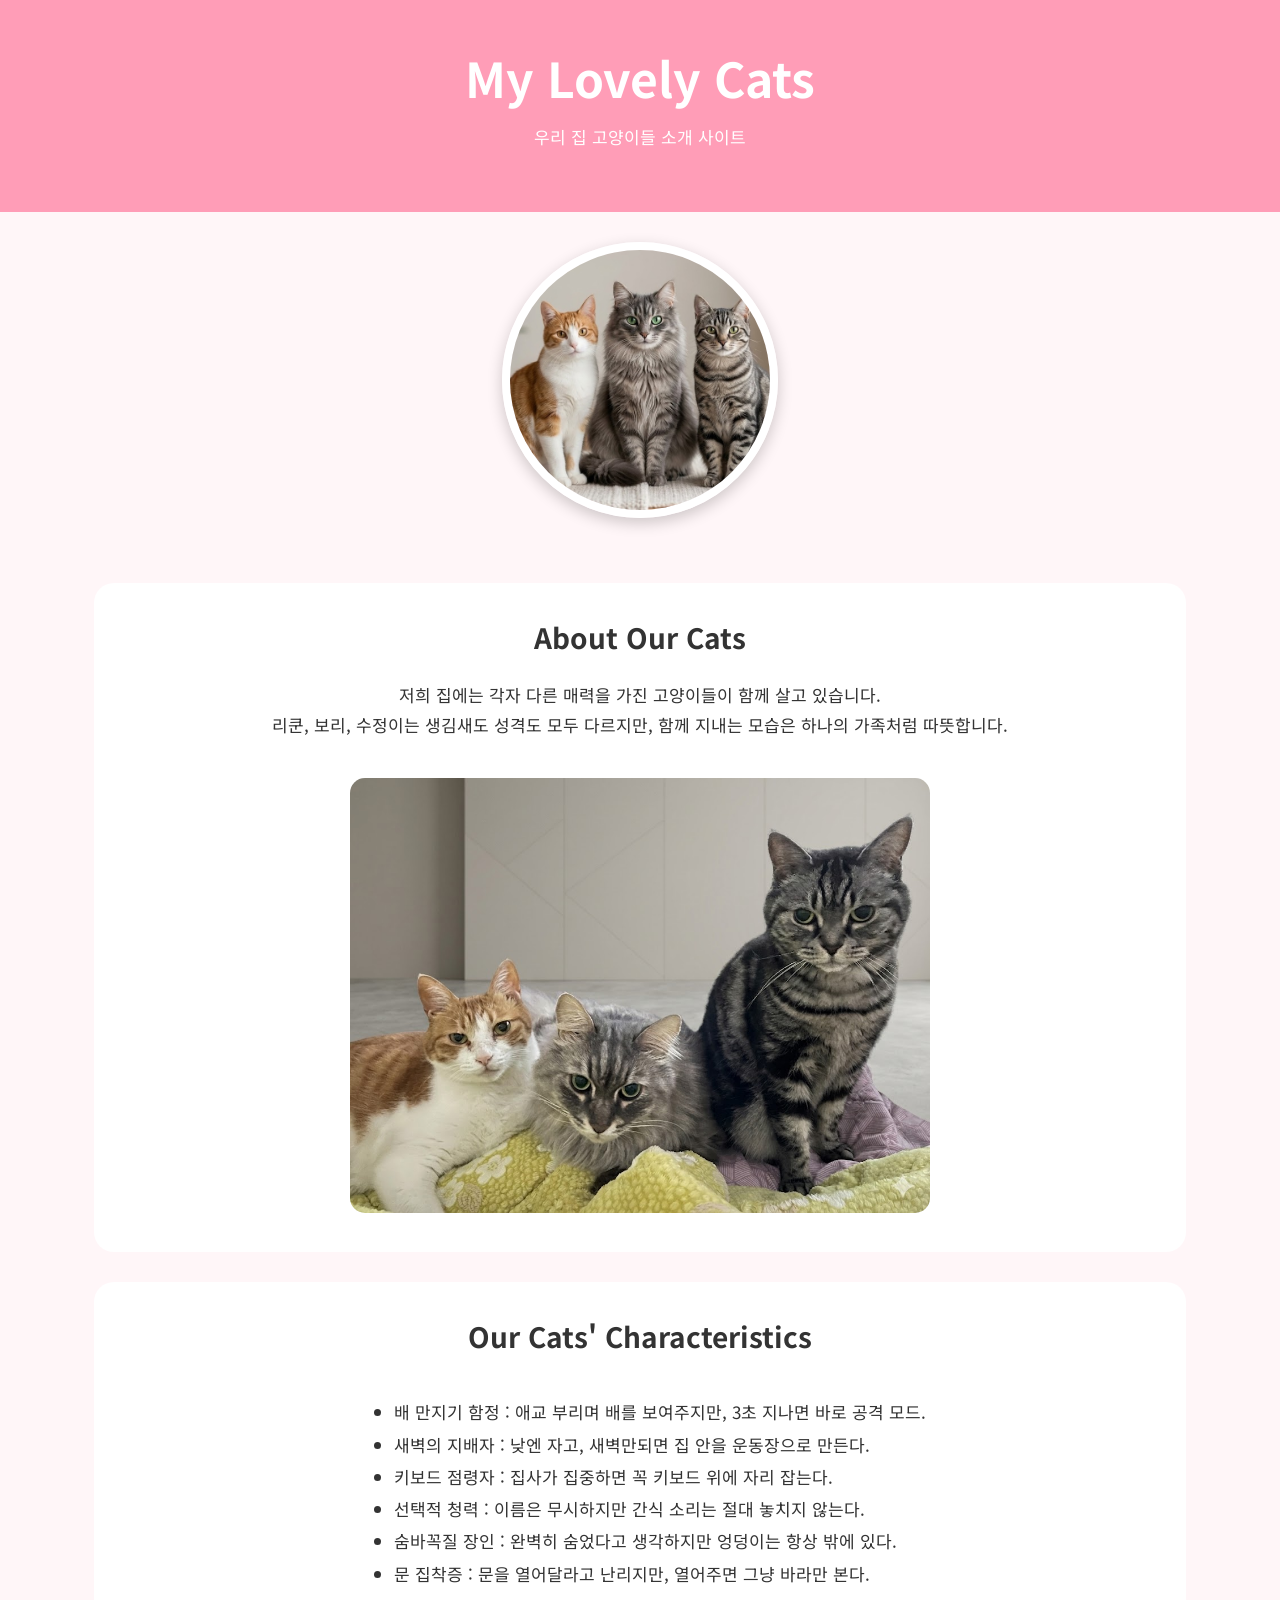
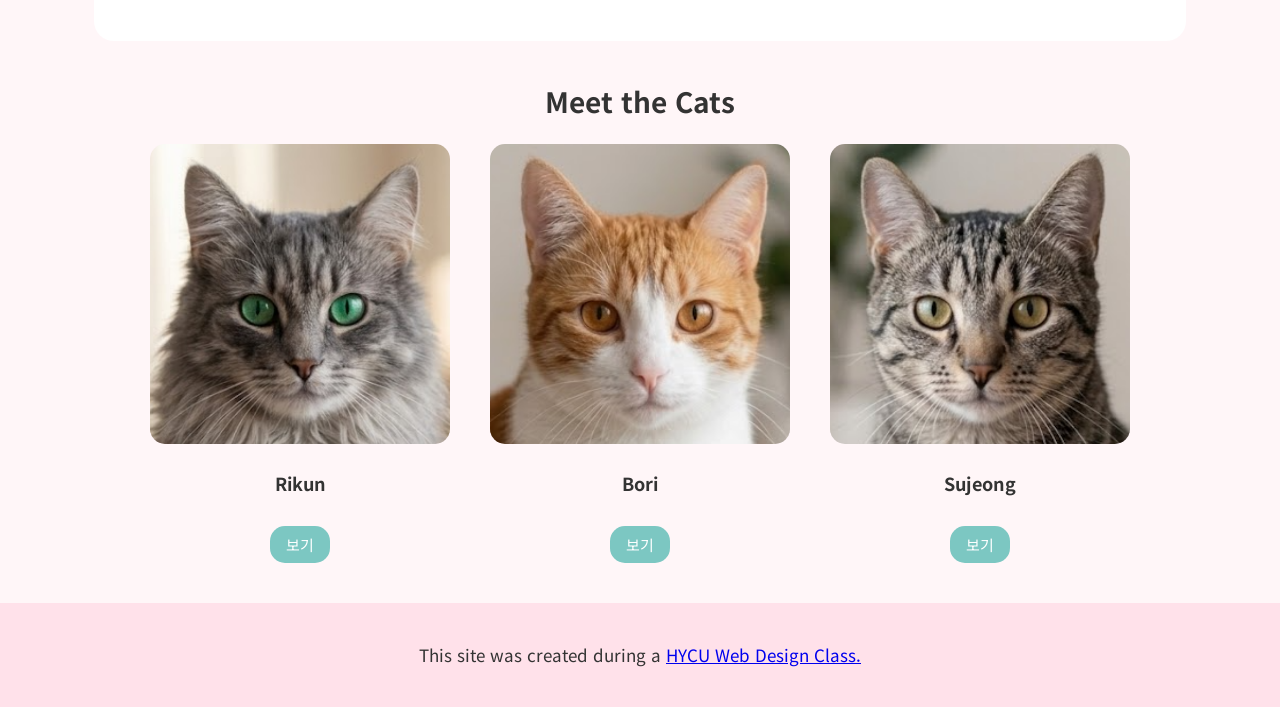
<file: class6_cat/index.html>
<!DOCTYPE html>
<html lang="ko">
<head>
    <meta charset="UTF-8">
    <title>우리 집 고양이들 소개</title>
    <link href="https://fonts.googleapis.com/css2?family=Noto+Sans+KR&display=swap" rel="stylesheet">
    <link rel="stylesheet" href="css/cat.css">
</head>

<body>

<header>
    <h1>My Lovely Cats</h1>
    <p>우리 집 고양이들 소개 사이트</p>
</header>

<!-- 대표 이미지 -->
<section class="cat-main">
    <img src="img/together_03.jpg" alt="우리 집 고양이">
</section>

<!-- 소개 -->
<section class="intro">
    <h2>About Our Cats</h2>

    <p>
        저희 집에는 각자 다른 매력을 가진 고양이들이 함께 살고 있습니다.<br>
        리쿤, 보리, 수정이는 생김새도 성격도 모두 다르지만,
        함께 지내는 모습은 하나의 가족처럼 따뜻합니다.
    </p>

    <img src="img/together_01.jpg" alt="고양이들">
</section>

<!-- 성격 -->
<section class="characteristics">
    <h2>Our Cats' Characteristics</h2>

    <ul>
        <li>배 만지기 함정 : 애교 부리며 배를 보여주지만, 3초 지나면 바로 공격 모드.</li>
        <li>새벽의 지배자 : 낮엔 자고, 새벽만되면 집 안을 운동장으로 만든다.</li>
        <li>키보드 점령자 : 집사가 집중하면 꼭 키보드 위에 자리 잡는다.</li>
        <li>선택적 청력 : 이름은 무시하지만 간식 소리는 절대 놓치지 않는다.</li>
        <li>숨바꼭질 장인 : 완벽히 숨었다고 생각하지만 엉덩이는 항상 밖에 있다.</li>
        <li>문 집착증 : 문을 열어달라고 난리지만, 열어주면 그냥 바라만 본다.</li>
    </ul>
</section>

<!-- 고양이 리스트 -->
<section class="cats">
    <h2>Meet the Cats</h2>

    <div class="cat-row">

        <div>
            <img src="img/Rikun_profile.png" alt="리쿤">
            <p>Rikun</p>
            <a href="rikun.html">보기</a>
        </div>

        <div>
            <img src="img/bori_profile.png" alt="보리">
            <p>Bori</p>
            <a href="bori.html">보기</a>
        </div>

        <div>
            <img src="img/Sujeong_profile.png" alt="수정">
            <p>Sujeong</p>
            <a href="sujeong.html">보기</a>
        </div>

    </div>
</section>

<!-- footer -->
<footer>
    <p>
        This site was created during a 
        <a href="https://www.hycu.ac.kr/user/maSnEx/goMain/30034/index.do" target="_blank">
        HYCU Web Design Class.
        </a>
    </p>
</footer>

</body>
</html>
</file>
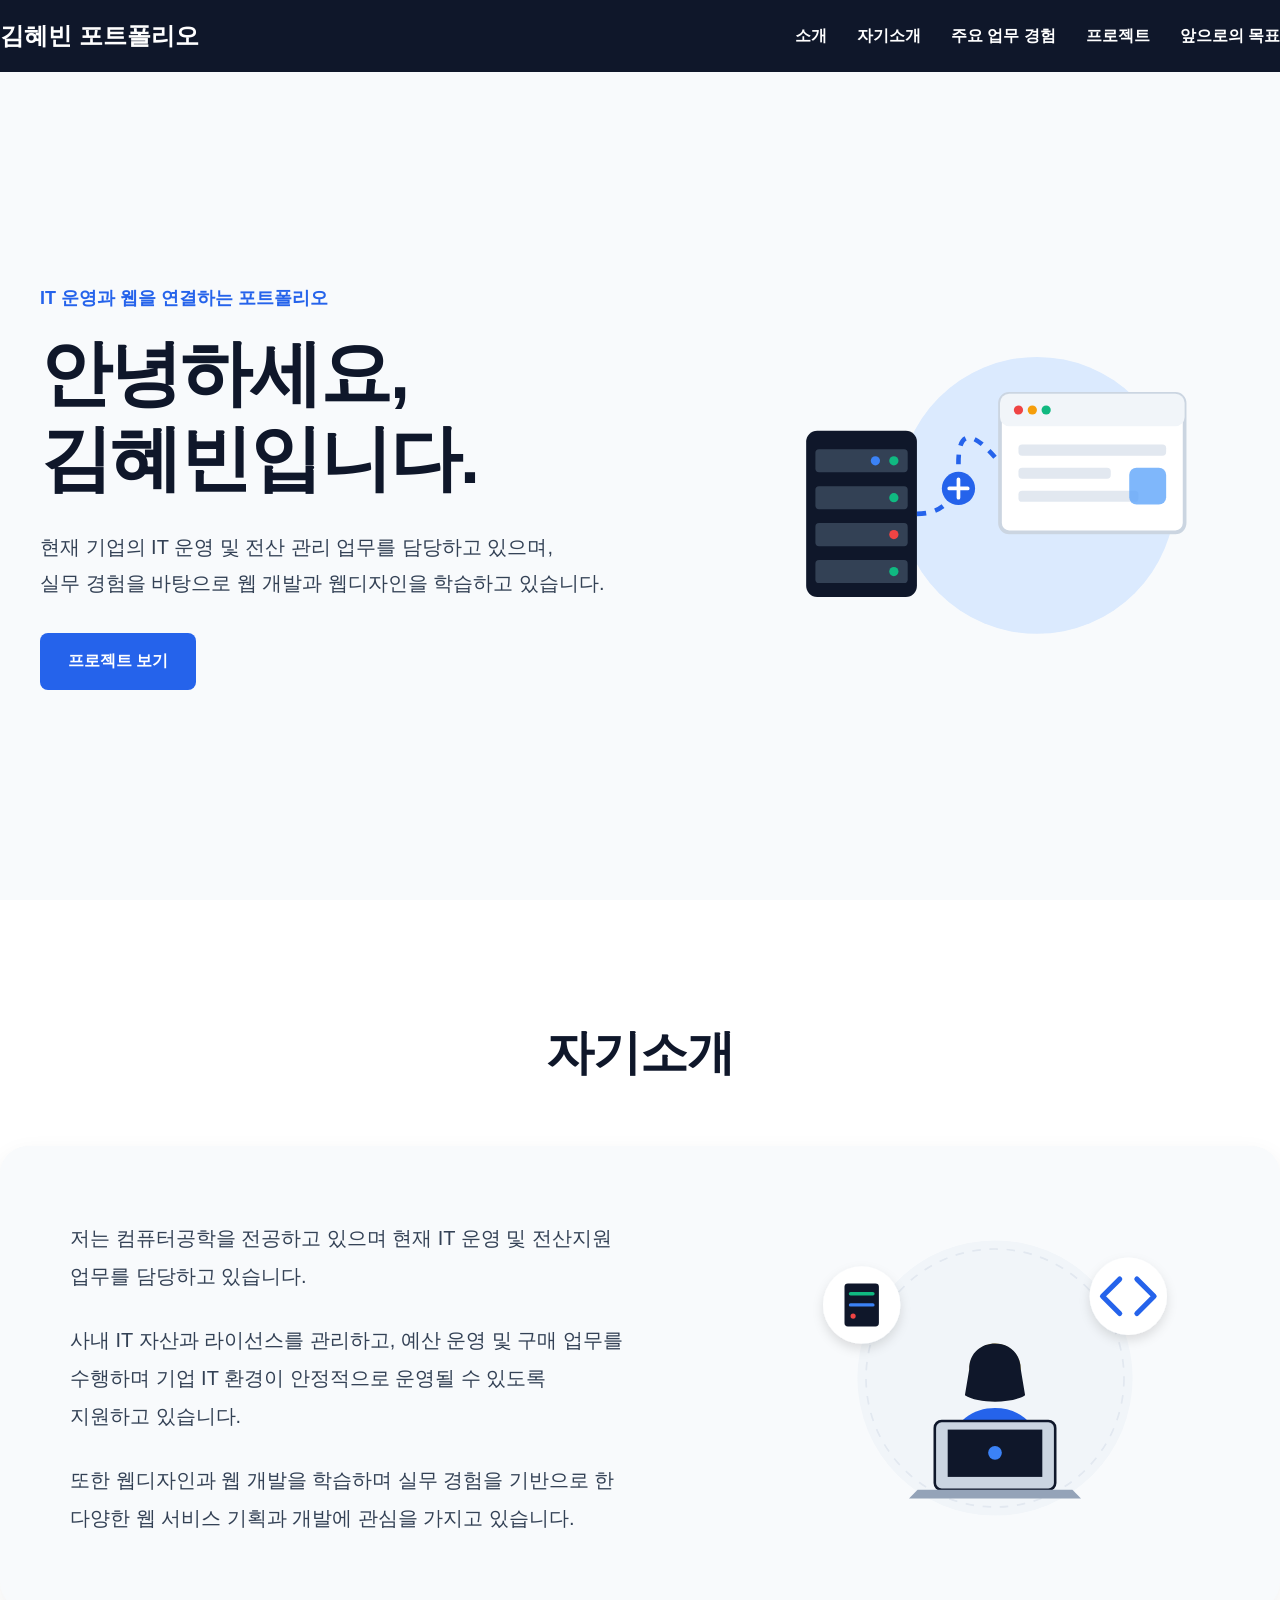
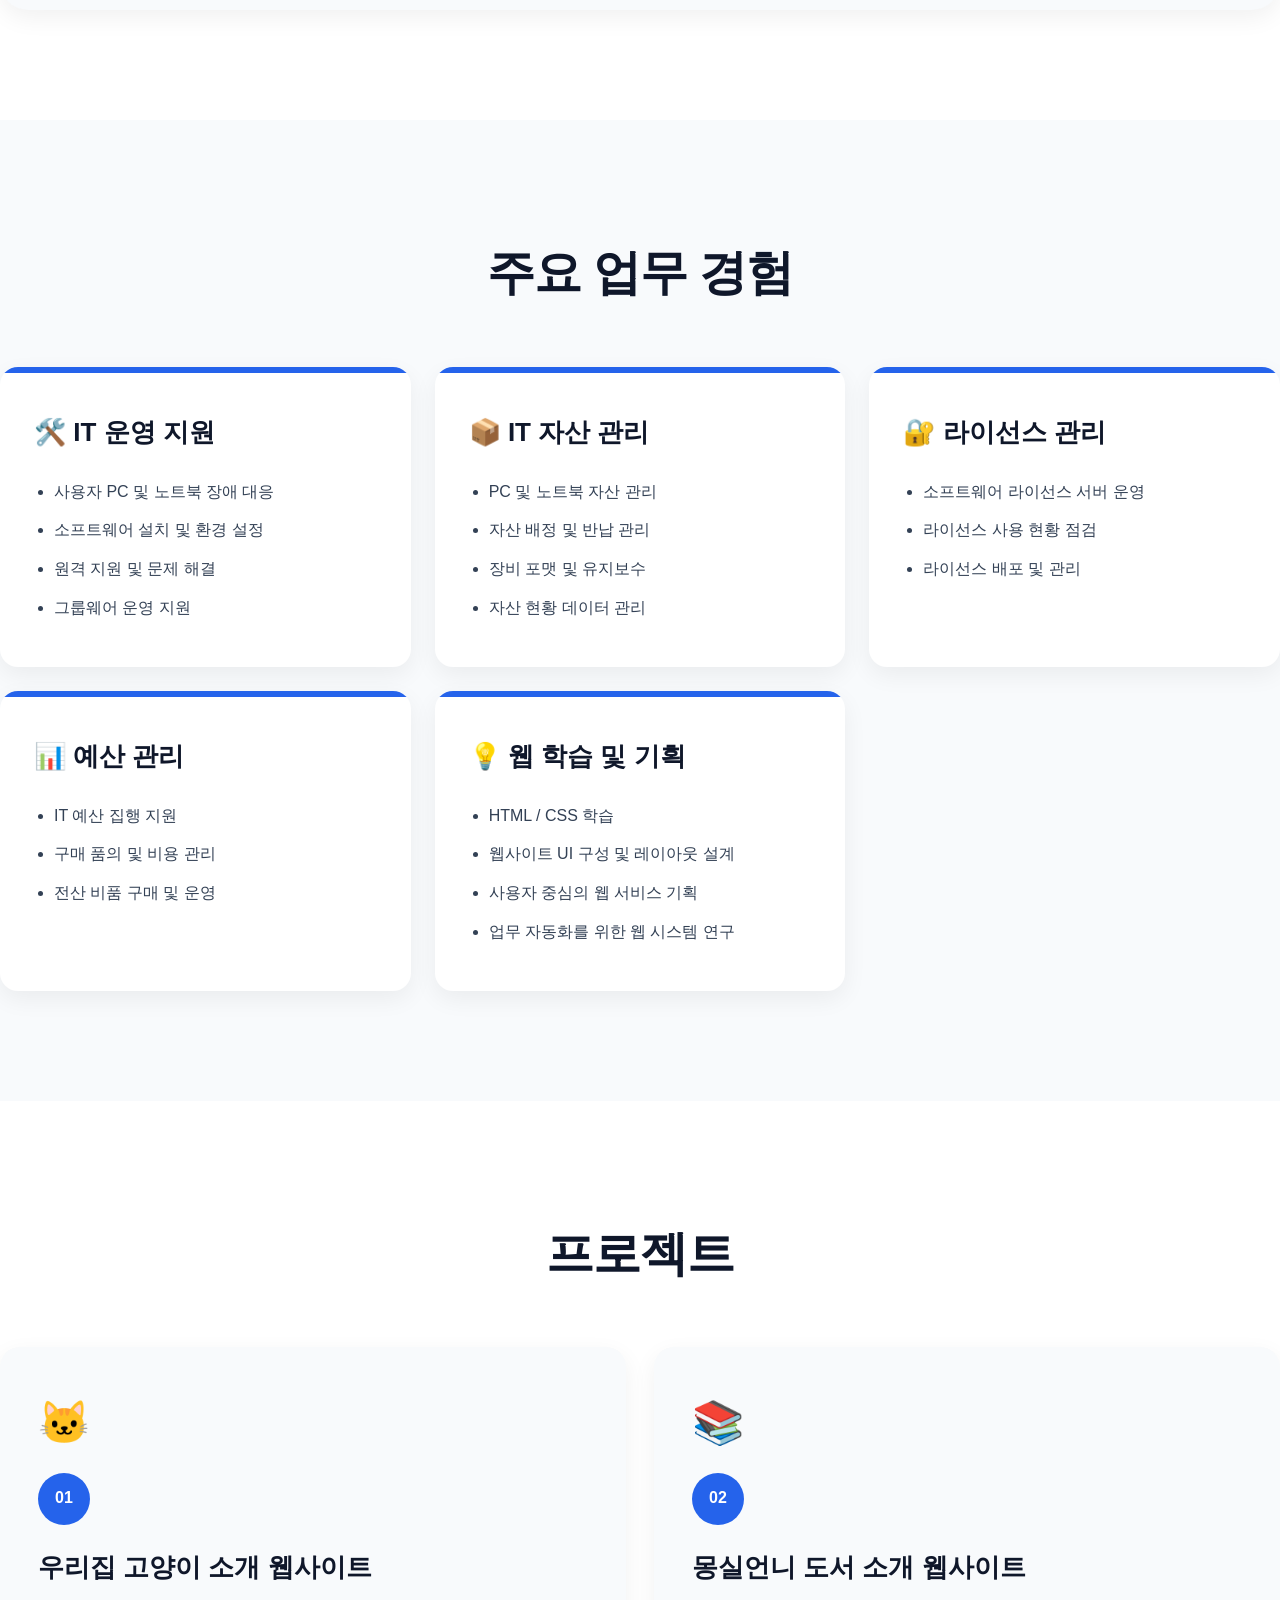
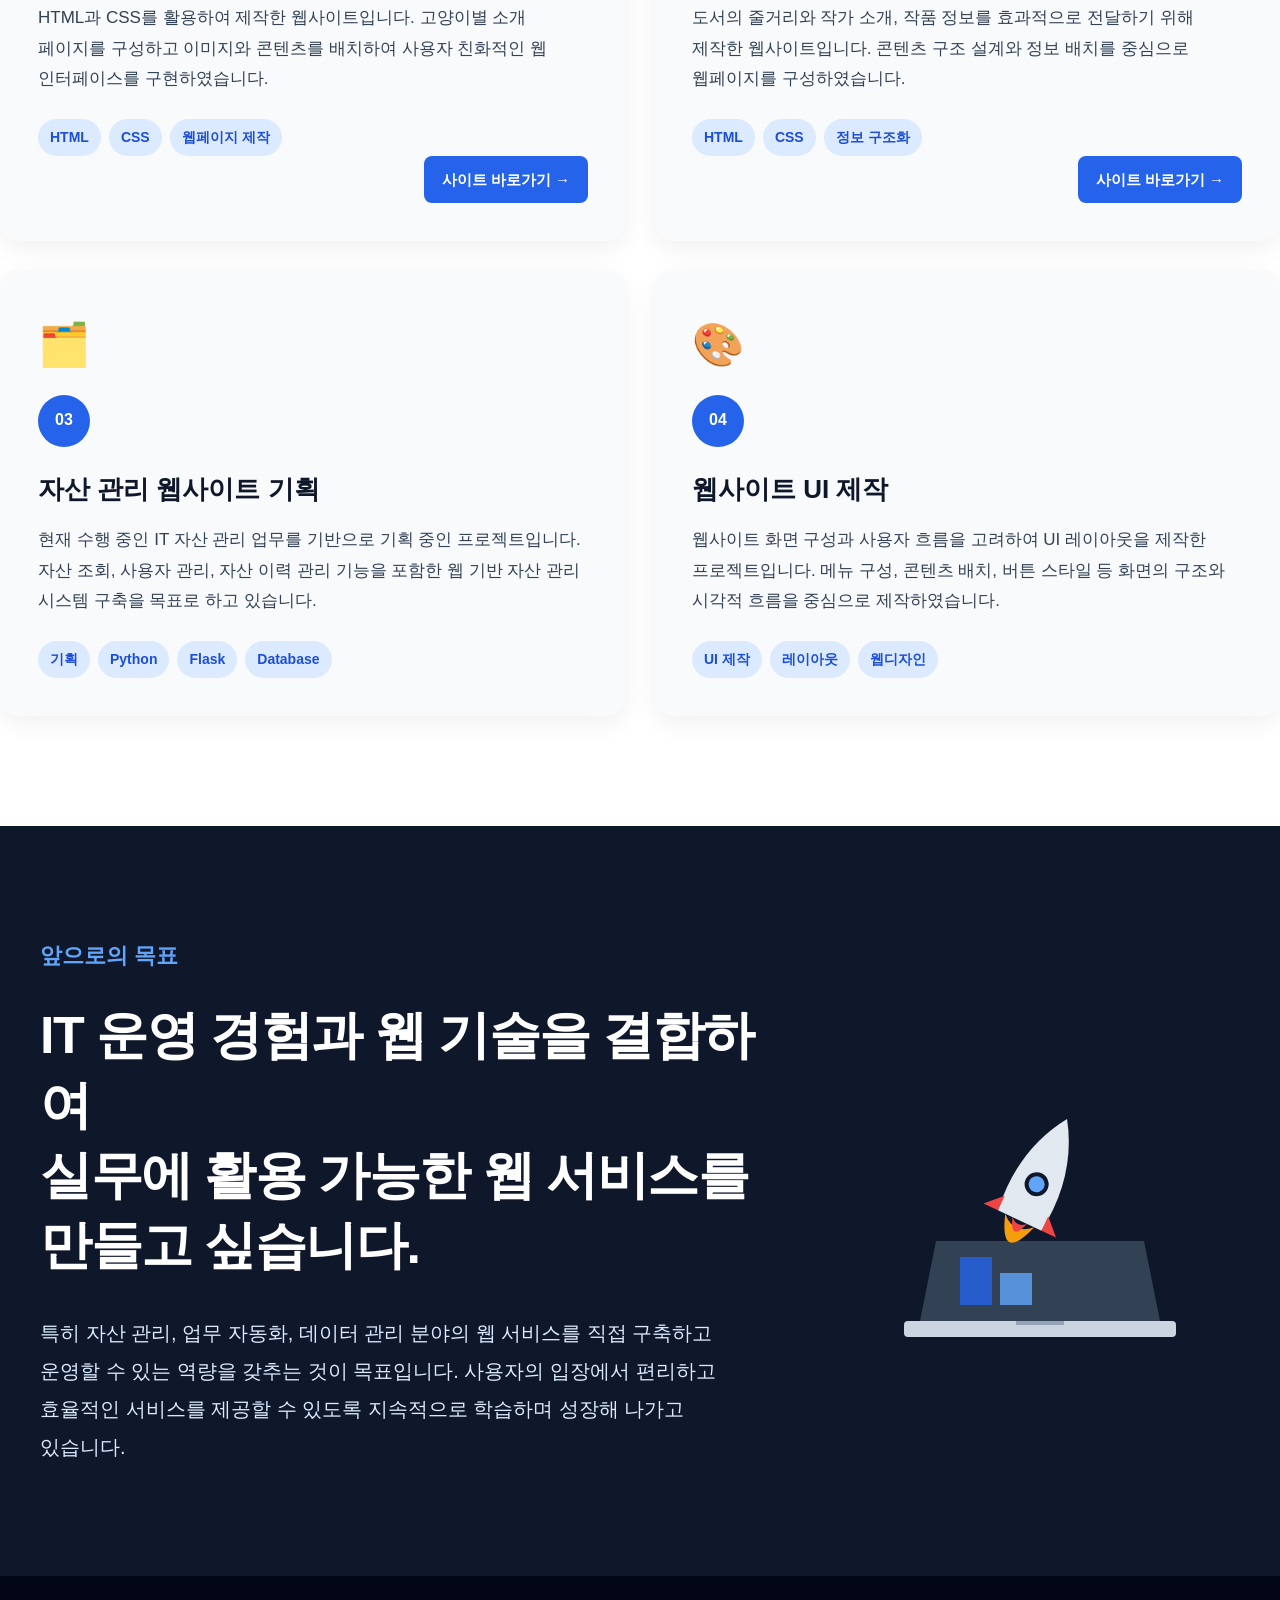
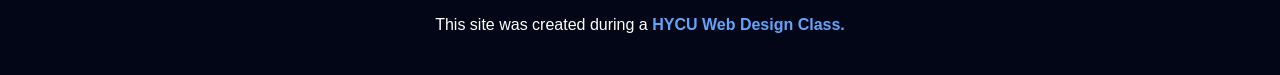
<file: portfolio/index.html>
<!DOCTYPE html>
<html lang="ko">
<head>
    <meta charset="UTF-8">
    <meta name="viewport" content="width=device-width, initial-scale=1.0">
    <title>김혜빈 포트폴리오</title>
    <link rel="stylesheet" href="css/style.css">
</head>
<body>

<header class="top-header">
    <div class="inner header-inner">
        <div class="logo">김혜빈 포트폴리오</div>

        <nav>
            <ul>
                <li><a href="#home">소개</a></li>
                <li><a href="#about">자기소개</a></li>
                <li><a href="#work">주요 업무 경험</a></li>
                <li><a href="#project">프로젝트</a></li>
                <li><a href="#goal">앞으로의 목표</a></li>
            </ul>
        </nav>
    </div>
</header>

<main>
    <section id="home" class="main-section">
        <div class="inner main-inner">
            <div class="main-text">
                <p class="small-title">IT 운영과 웹을 연결하는 포트폴리오</p>

                <h1>
                    안녕하세요,<br>
                    김혜빈입니다.
                </h1>

                <p class="main-desc">
                    현재 기업의 IT 운영 및 전산 관리 업무를 담당하고 있으며,<br>
                    실무 경험을 바탕으로 웹 개발과 웹디자인을 학습하고 있습니다.
                </p>

                <a href="#project" class="main-button">프로젝트 보기</a>
            </div>

            <div class="main-visual">
                <svg viewBox="0 0 520 360" xmlns="http://www.w3.org/2000/svg">
                    <circle cx="300" cy="190" r="150" fill="#dbeafe"/>

                    <g transform="translate(50, 120)">
                        <rect x="0" y="0" width="120" height="180" rx="12" fill="#0f172a"/>
                        <rect x="10" y="20" width="100" height="25" rx="4" fill="#334155"/>
                        <circle cx="95" cy="32.5" r="5" fill="#10b981"/>
                        <circle cx="75" cy="32.5" r="5" fill="#3b82f6"/>

                        <rect x="10" y="60" width="100" height="25" rx="4" fill="#334155"/>
                        <circle cx="95" cy="72.5" r="5" fill="#10b981"/>

                        <rect x="10" y="100" width="100" height="25" rx="4" fill="#334155"/>
                        <circle cx="95" cy="112.5" r="5" fill="#ef4444"/>

                        <rect x="10" y="140" width="100" height="25" rx="4" fill="#334155"/>
                        <circle cx="95" cy="152.5" r="5" fill="#10b981"/>
                    </g>

                    <g transform="translate(260, 80)">
                        <rect x="0" y="0" width="200" height="150" rx="10" fill="white" stroke="#cbd5e1" stroke-width="4"/>
                        <rect x="0" y="0" width="200" height="35" rx="10" fill="#f1f5f9"/>
                        <circle cx="20" cy="17.5" r="5" fill="#ef4444"/>
                        <circle cx="35" cy="17.5" r="5" fill="#f59e0b"/>
                        <circle cx="50" cy="17.5" r="5" fill="#10b981"/>

                        <rect x="20" y="55" width="160" height="12" rx="4" fill="#e2e8f0"/>
                        <rect x="20" y="80" width="100" height="12" rx="4" fill="#e2e8f0"/>
                        <rect x="20" y="105" width="130" height="12" rx="4" fill="#e2e8f0"/>
                        <rect x="140" y="80" width="40" height="40" rx="8" fill="#60a5fa" opacity="0.8"/>
                    </g>

                    <path d="M 170 210 Q 215 210 215 155 T 260 155" fill="none" stroke="#2563eb" stroke-width="5" stroke-dasharray="10 10"/>
                    <circle cx="215" cy="182.5" r="18" fill="#2563eb"/>
                    <path d="M 205 182.5 L 225 182.5 M 215 172.5 L 215 192.5" stroke="white" stroke-width="4" stroke-linecap="round"/>
                </svg>
            </div>
        </div>
    </section>

    <section id="about" class="section about-section">
        <div class="inner">
            <div class="section-title">
                <h2>자기소개</h2>
            </div>

            <div class="about-content">
                <div class="about-box">
                    <p>
                        저는 컴퓨터공학을 전공하고 있으며 현재 IT 운영 및 전산지원 업무를 담당하고 있습니다.
                    </p>

                    <p>
                        사내 IT 자산과 라이선스를 관리하고, 예산 운영 및 구매 업무를 수행하며
                        기업 IT 환경이 안정적으로 운영될 수 있도록 지원하고 있습니다.
                    </p>

                    <p>
                        또한 웹디자인과 웹 개발을 학습하며 실무 경험을 기반으로 한
                        다양한 웹 서비스 기획과 개발에 관심을 가지고 있습니다.
                    </p>
                </div>

                <div class="about-visual">
                    <svg viewBox="0 0 500 400" xmlns="http://www.w3.org/2000/svg">
                        <defs>
                            <filter id="shadow" x="-20%" y="-20%" width="140%" height="140%">
                                <feDropShadow dx="0" dy="6" stdDeviation="6" flood-color="#000000" flood-opacity="0.12"/>
                            </filter>
                        </defs>

                        <circle cx="250" cy="200" r="160" fill="#f1f5f9"/>
                        <circle cx="250" cy="200" r="150" fill="none" stroke="#e2e8f0" stroke-width="2" stroke-dasharray="10 10"/>

                        <g transform="translate(190, 140)">
                            <path d="M 10 140 C 10 80, 110 80, 110 140" fill="#2563eb"/>
                            <circle cx="60" cy="50" r="30" fill="#fcd34d"/>
                            <path d="M 30 50 C 30 10, 90 10, 90 50 L 95 80 C 80 90, 40 90, 25 80 Z" fill="#0f172a"/>
                            <rect x="-10" y="110" width="140" height="80" rx="8" fill="#cbd5e1" stroke="#0f172a" stroke-width="3"/>
                            <rect x="5" y="120" width="110" height="55" fill="#0f172a"/>
                            <circle cx="60" cy="147" r="8" fill="#3b82f6"/>
                            <path d="M -30 190 L 150 190 L 160 200 L -40 200 Z" fill="#94a3b8"/>
                        </g>

                        <g transform="translate(50, 70)">
                            <circle cx="45" cy="45" r="45" fill="white" filter="url(#shadow)"/>
                            <rect x="25" y="20" width="40" height="50" rx="4" fill="#0f172a"/>
                            <line x1="32" y1="32" x2="58" y2="32" stroke="#10b981" stroke-width="4" stroke-linecap="round"/>
                            <line x1="32" y1="45" x2="58" y2="45" stroke="#3b82f6" stroke-width="4" stroke-linecap="round"/>
                            <circle cx="35" cy="58" r="3" fill="#ef4444"/>
                        </g>

                        <g transform="translate(360, 60)">
                            <circle cx="45" cy="45" r="45" fill="white" filter="url(#shadow)"/>
                            <path d="M 35 25 L 15 45 L 35 65" fill="none" stroke="#2563eb" stroke-width="6" stroke-linecap="round" stroke-linejoin="round"/>
                            <path d="M 55 25 L 75 45 L 55 65" fill="none" stroke="#2563eb" stroke-width="6" stroke-linecap="round" stroke-linejoin="round"/>
                        </g>
                    </svg>
                </div>
            </div>
        </div>
    </section>

    <section id="work" class="section work-section">
        <div class="inner">
            <div class="section-title">
                <h2>주요 업무 경험</h2>
            </div>

            <div class="work-grid">
                <div class="work-card">
                    <h3>🛠️ IT 운영 지원</h3>
                    <ul>
                        <li>사용자 PC 및 노트북 장애 대응</li>
                        <li>소프트웨어 설치 및 환경 설정</li>
                        <li>원격 지원 및 문제 해결</li>
                        <li>그룹웨어 운영 지원</li>
                    </ul>
                </div>

                <div class="work-card">
                    <h3>📦 IT 자산 관리</h3>
                    <ul>
                        <li>PC 및 노트북 자산 관리</li>
                        <li>자산 배정 및 반납 관리</li>
                        <li>장비 포맷 및 유지보수</li>
                        <li>자산 현황 데이터 관리</li>
                    </ul>
                </div>

                <div class="work-card">
                    <h3>🔐 라이선스 관리</h3>
                    <ul>
                        <li>소프트웨어 라이선스 서버 운영</li>
                        <li>라이선스 사용 현황 점검</li>
                        <li>라이선스 배포 및 관리</li>
                    </ul>
                </div>

                <div class="work-card">
                    <h3>📊 예산 관리</h3>
                    <ul>
                        <li>IT 예산 집행 지원</li>
                        <li>구매 품의 및 비용 관리</li>
                        <li>전산 비품 구매 및 운영</li>
                    </ul>
                </div>

                <div class="work-card">
                    <h3>💡 웹 학습 및 기획</h3>
                    <ul>
                        <li>HTML / CSS 학습</li>
                        <li>웹사이트 UI 구성 및 레이아웃 설계</li>
                        <li>사용자 중심의 웹 서비스 기획</li>
                        <li>업무 자동화를 위한 웹 시스템 연구</li>
                    </ul>
                </div>
            </div>
        </div>
    </section>

    <section id="project" class="section project-section">
        <div class="inner">
            <div class="section-title">
                <h2>프로젝트</h2>
            </div>

            <div class="project-grid">
                <a href="../class6_cat/index.html" class="project-card">
                    <div class="project-icon">🐱</div>
                    <div class="project-number">01</div>
                    <h3>우리집 고양이 소개 웹사이트</h3>
                    <p>
                        HTML과 CSS를 활용하여 제작한 웹사이트입니다.
                        고양이별 소개 페이지를 구성하고 이미지와 콘텐츠를 배치하여
                        사용자 친화적인 웹 인터페이스를 구현하였습니다.
                    </p>
                    <div class="tag-box">
                        <span>HTML</span>
                        <span>CSS</span>
                        <span>웹페이지 제작</span>
                    </div>
                    <div class="project-link">사이트 바로가기 →</div>
                </a>

                <a href="../class5_book.html" class="project-card">
                    <div class="project-icon">📚</div>
                    <div class="project-number">02</div>
                    <h3>몽실언니 도서 소개 웹사이트</h3>
                    <p>
                        도서의 줄거리와 작가 소개, 작품 정보를 효과적으로 전달하기 위해 제작한 웹사이트입니다.
                        콘텐츠 구조 설계와 정보 배치를 중심으로 웹페이지를 구성하였습니다.
                    </p>
                    <div class="tag-box">
                        <span>HTML</span>
                        <span>CSS</span>
                        <span>정보 구조화</span>
                    </div>
                    <div class="project-link">사이트 바로가기 →</div>
                </a>

                <div class="project-card">
                    <div class="project-icon">🗂️</div>
                    <div class="project-number">03</div>
                    <h3>자산 관리 웹사이트 기획</h3>
                    <p>
                        현재 수행 중인 IT 자산 관리 업무를 기반으로 기획 중인 프로젝트입니다.
                        자산 조회, 사용자 관리, 자산 이력 관리 기능을 포함한
                        웹 기반 자산 관리 시스템 구축을 목표로 하고 있습니다.
                    </p>
                    <div class="tag-box">
                        <span>기획</span>
                        <span>Python</span>
                        <span>Flask</span>
                        <span>Database</span>
                    </div>
                </div>

                <div class="project-card">
                    <div class="project-icon">🎨</div>
                    <div class="project-number">04</div>
                    <h3>웹사이트 UI 제작</h3>
                    <p>
                        웹사이트 화면 구성과 사용자 흐름을 고려하여 UI 레이아웃을 제작한 프로젝트입니다.
                        메뉴 구성, 콘텐츠 배치, 버튼 스타일 등 화면의 구조와 시각적 흐름을 중심으로 제작하였습니다.
                    </p>
                    <div class="tag-box">
                        <span>UI 제작</span>
                        <span>레이아웃</span>
                        <span>웹디자인</span>
                    </div>
                </div>
            </div>
        </div>
    </section>

    <section id="goal" class="section goal-section">
        <div class="inner goal-inner">
            <div class="goal-text">
                <p class="goal-label">앞으로의 목표</p>

                <h2>
                    IT 운영 경험과 웹 기술을 결합하여<br>
                    실무에 활용 가능한 웹 서비스를 만들고 싶습니다.
                </h2>

                <p class="goal-desc">
                    특히 자산 관리, 업무 자동화, 데이터 관리 분야의 웹 서비스를 직접 구축하고
                    운영할 수 있는 역량을 갖추는 것이 목표입니다.
                    사용자의 입장에서 편리하고 효율적인 서비스를 제공할 수 있도록
                    지속적으로 학습하며 성장해 나가고 있습니다.
                </p>
            </div>

            <div class="goal-visual">
                <svg viewBox="0 0 500 500" xmlns="http://www.w3.org/2000/svg">
                    <path d="M100 400 L400 400 L380 300 L120 300 Z" fill="#334155"/>
                    <rect x="80" y="400" width="340" height="20" rx="5" fill="#cbd5e1"/>
                    <rect x="220" y="400" width="60" height="5" fill="#94a3b8"/>

                    <rect x="150" y="320" width="40" height="60" fill="#2563eb" opacity="0.8"/>
                    <rect x="200" y="340" width="40" height="40" fill="#60a5fa" opacity="0.8"/>

                    <g transform="translate(250, 220) rotate(25)">
                        <path d="M-20 60 Q 0 120 20 60 Q 0 80 -20 60" fill="#f59e0b"/>
                        <path d="M-10 60 Q 0 90 10 60 Q 0 70 -10 60" fill="#ef4444"/>
                        <path d="M0 -80 Q 40 -20 30 60 L -30 60 Q -40 -20 0 -80" fill="#e2e8f0"/>
                        <circle cx="0" cy="10" r="15" fill="#0f172a"/>
                        <circle cx="0" cy="10" r="10" fill="#60a5fa"/>
                        <path d="M30 40 L 50 60 L 30 60 Z" fill="#ef4444"/>
                        <path d="M-30 40 L -50 60 L -30 60 Z" fill="#ef4444"/>
                    </g>
                </svg>
            </div>
        </div>
    </section>
</main>

<footer class="footer">
    <p>
        This site was created during a
        <a href="https://www.hycu.ac.kr/user/maSnEx/goMain/30034/index.do" target="_blank">
            HYCU Web Design Class.
        </a>
    </p>
</footer>

</body>
</html>
</file>
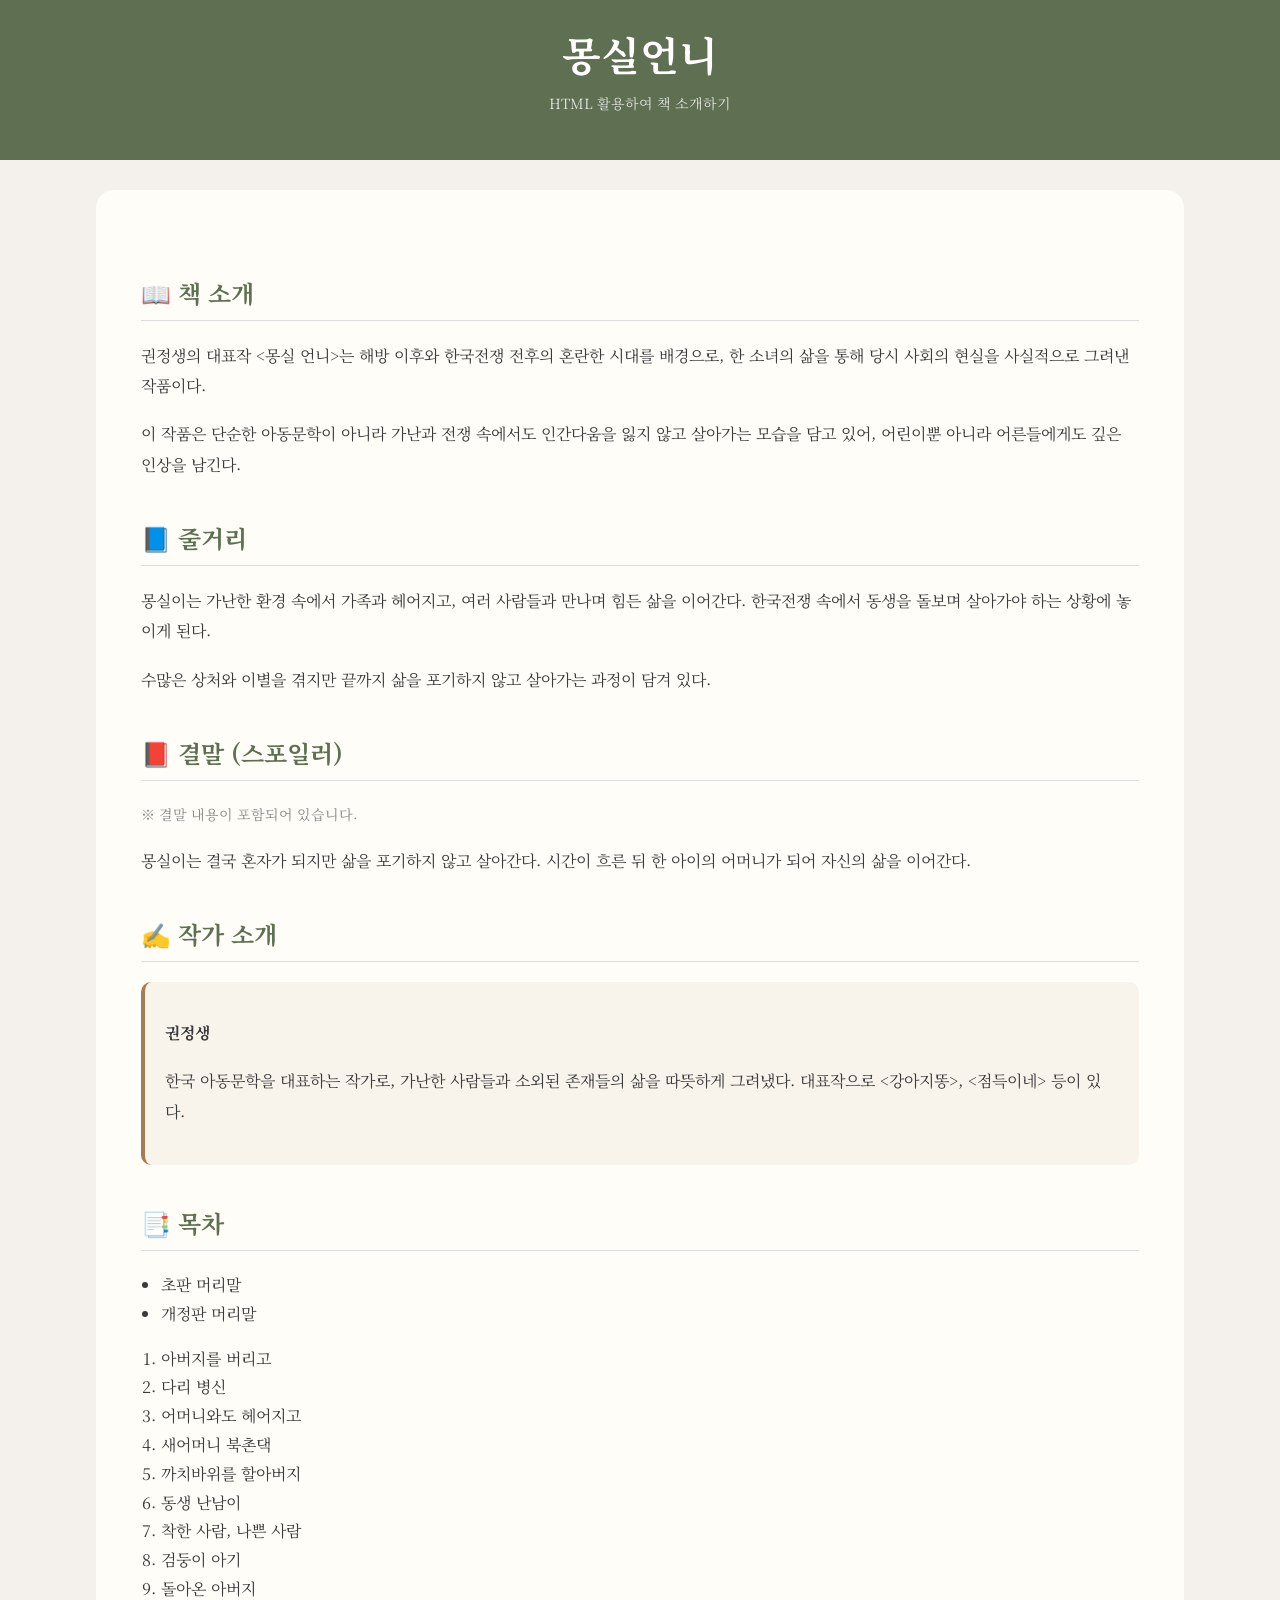
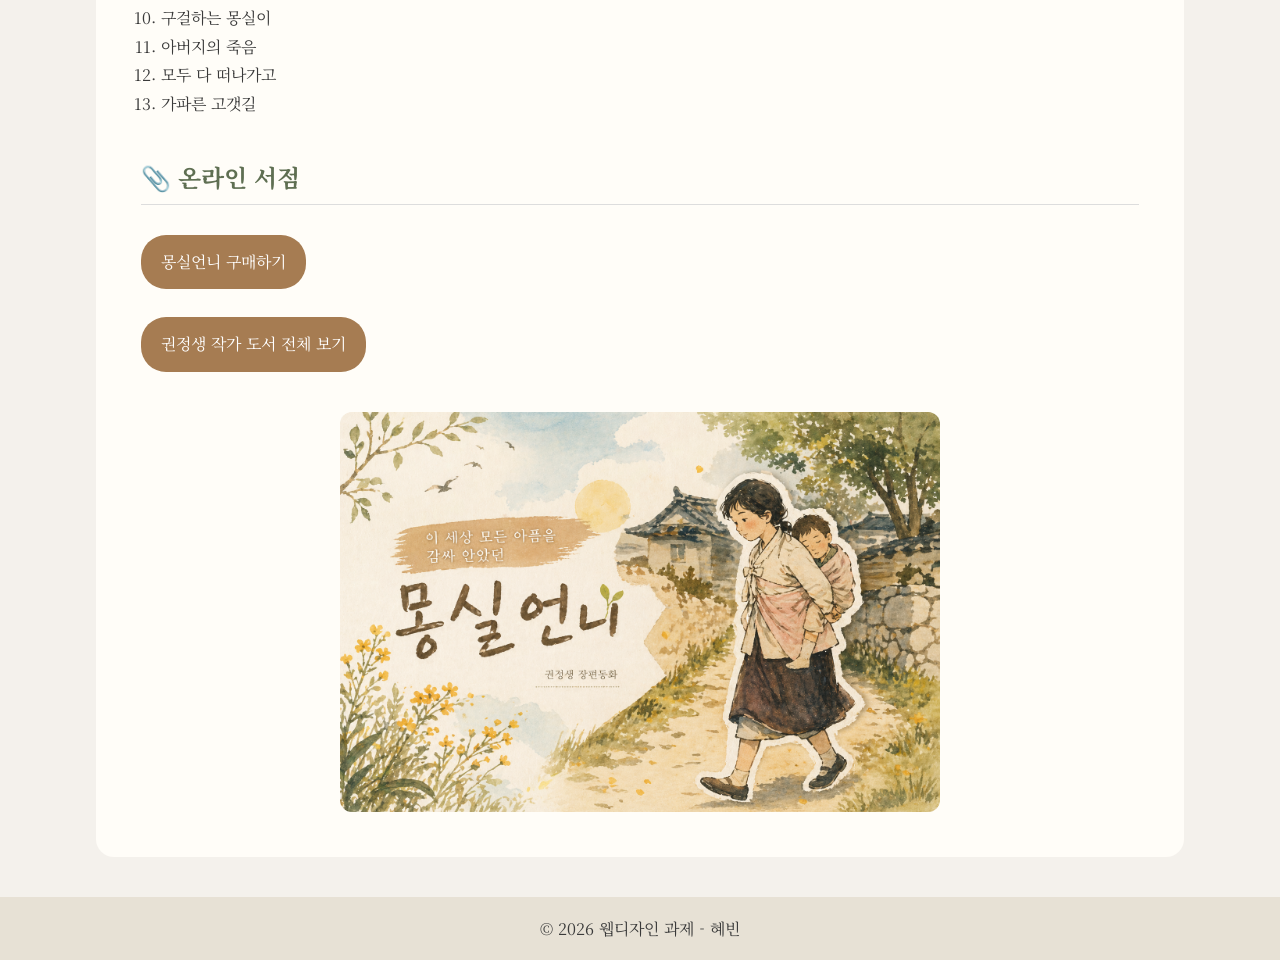
<file: class5_book.html>
<!DOCTYPE html>
<html lang="ko">
<head>
<meta charset="UTF-8">
<title>책 소개하기 - 몽실언니</title>

<style>
@import url('https://fonts.googleapis.com/css2?family=Noto+Serif+KR:wght@400;600;700&display=swap');

body {
    margin: 0;
    background-color: #f4f1ec;
    font-family: 'Noto Serif KR', serif;
    color: #3a3a3a;
}

header {
    text-align: center;
    padding: 25px;
    background-color: #5f6f52;
    color: white;
}

header h1 {
    margin: 0;
    font-size: 40px;
}

header p {
    margin-top: 8px;
    font-size: 14px;
    opacity: 0.8;
}

.container {
    width: 78%;
    margin: 30px auto;
    background: #fffdf8;
    padding: 45px;
    border-radius: 18px;
}

h2 {
    margin-top: 40px;
    border-bottom: 1px solid #ddd;
    padding-bottom: 10px;
    color: #5f6f52;
}

p {
    line-height: 1.9;
    margin-bottom: 18px;
}

ul, ol {
    line-height: 1.8;
    padding-left: 20px;
}

.author-box {
    background: #f8f4ec;
    padding: 20px;
    border-left: 4px solid #a67c52;
    border-radius: 10px;
}

.link-btn {
    display: inline-block;
    margin-top: 10px;
    padding: 12px 20px;
    background-color: #a67c52;
    color: white;
    border-radius: 25px;
    text-decoration: none;
}

.book-cover {
    display: block;
    margin: 40px auto 0;
    width: 80%;
    max-width: 600px;
    border-radius: 12px;
}

footer {
    text-align: center;
    padding: 20px;
    background-color: #e7e1d5;
    margin-top: 40px;
}
</style>
</head>

<body>

<header>
    <h1>몽실언니</h1>
    <p>HTML 활용하여 책 소개하기</p>
</header>

<div class="container">

<!-- 책 소개 -->
<h2>📖 책 소개</h2>
<p>
권정생의 대표작 <몽실 언니>는 해방 이후와 한국전쟁 전후의 혼란한 시대를 배경으로,
한 소녀의 삶을 통해 당시 사회의 현실을 사실적으로 그려낸 작품이다.
</p>

<p>
이 작품은 단순한 아동문학이 아니라 가난과 전쟁 속에서도 인간다움을 잃지 않고 살아가는 모습을 담고 있어,
어린이뿐 아니라 어른들에게도 깊은 인상을 남긴다.
</p>

<!-- 줄거리 -->
<h2>📘 줄거리</h2>
<p>
몽실이는 가난한 환경 속에서 가족과 헤어지고, 여러 사람들과 만나며 힘든 삶을 이어간다.
한국전쟁 속에서 동생을 돌보며 살아가야 하는 상황에 놓이게 된다.
</p>

<p>
수많은 상처와 이별을 겪지만 끝까지 삶을 포기하지 않고 살아가는 과정이 담겨 있다.
</p>

<!-- 결말 -->
<h2>📕 결말 (스포일러)</h2>
<p style="color: #888; font-size: 14px;">
※ 결말 내용이 포함되어 있습니다.
</p>

<p>
몽실이는 결국 혼자가 되지만 삶을 포기하지 않고 살아간다.
시간이 흐른 뒤 한 아이의 어머니가 되어 자신의 삶을 이어간다.
</p>

<!-- 작가 -->
<h2>✍ 작가 소개</h2>
<div class="author-box">
<p><strong>권정생</strong></p>
<p>
한국 아동문학을 대표하는 작가로, 가난한 사람들과 소외된 존재들의 삶을 따뜻하게 그려냈다.
대표작으로 <강아지똥>, <점득이네> 등이 있다.
</p>
</div>

<!-- 목차 -->
<h2>📑 목차</h2>

<ul>
    <li>초판 머리말</li>
    <li>개정판 머리말</li>
</ul>

<ol>
    <li>아버지를 버리고</li>
    <li>다리 병신</li>
    <li>어머니와도 헤어지고</li>
    <li>새어머니 북촌댁</li>
    <li>까치바위를 할아버지</li>
    <li>동생 난남이</li>
    <li>착한 사람, 나쁜 사람</li>
    <li>검둥이 아기</li>
    <li>돌아온 아버지</li>
    <li>구걸하는 몽실이</li>
    <li>아버지의 죽음</li>
    <li>모두 다 떠나가고</li>
    <li>가파른 고갯길</li>
</ol>

<!-- 온라인 서점 -->
<h2>📎 온라인 서점</h2>

<p>
<a class="link-btn" href="https://www.aladin.co.kr/shop/wproduct.aspx?ItemId=16345414" target="_blank">
몽실언니 구매하기
</a>
</p>

<p>
<a class="link-btn" href="https://www.aladin.co.kr/search/wsearchresult.aspx?SearchTarget=Book&SearchWord=%EA%B6%8C%EC%A0%95%EC%83%9D" target="_blank">
권정생 작가 도서 전체 보기
</a>
</p>

<!-- 책 표지 (맨 마지막) -->
<img class="book-cover" src="img/monsil_cover.png" alt="몽실언니 책 표지">

</div>

<footer>
© 2026 웹디자인 과제 - 혜빈
</footer>

</body>
</html>
</file>
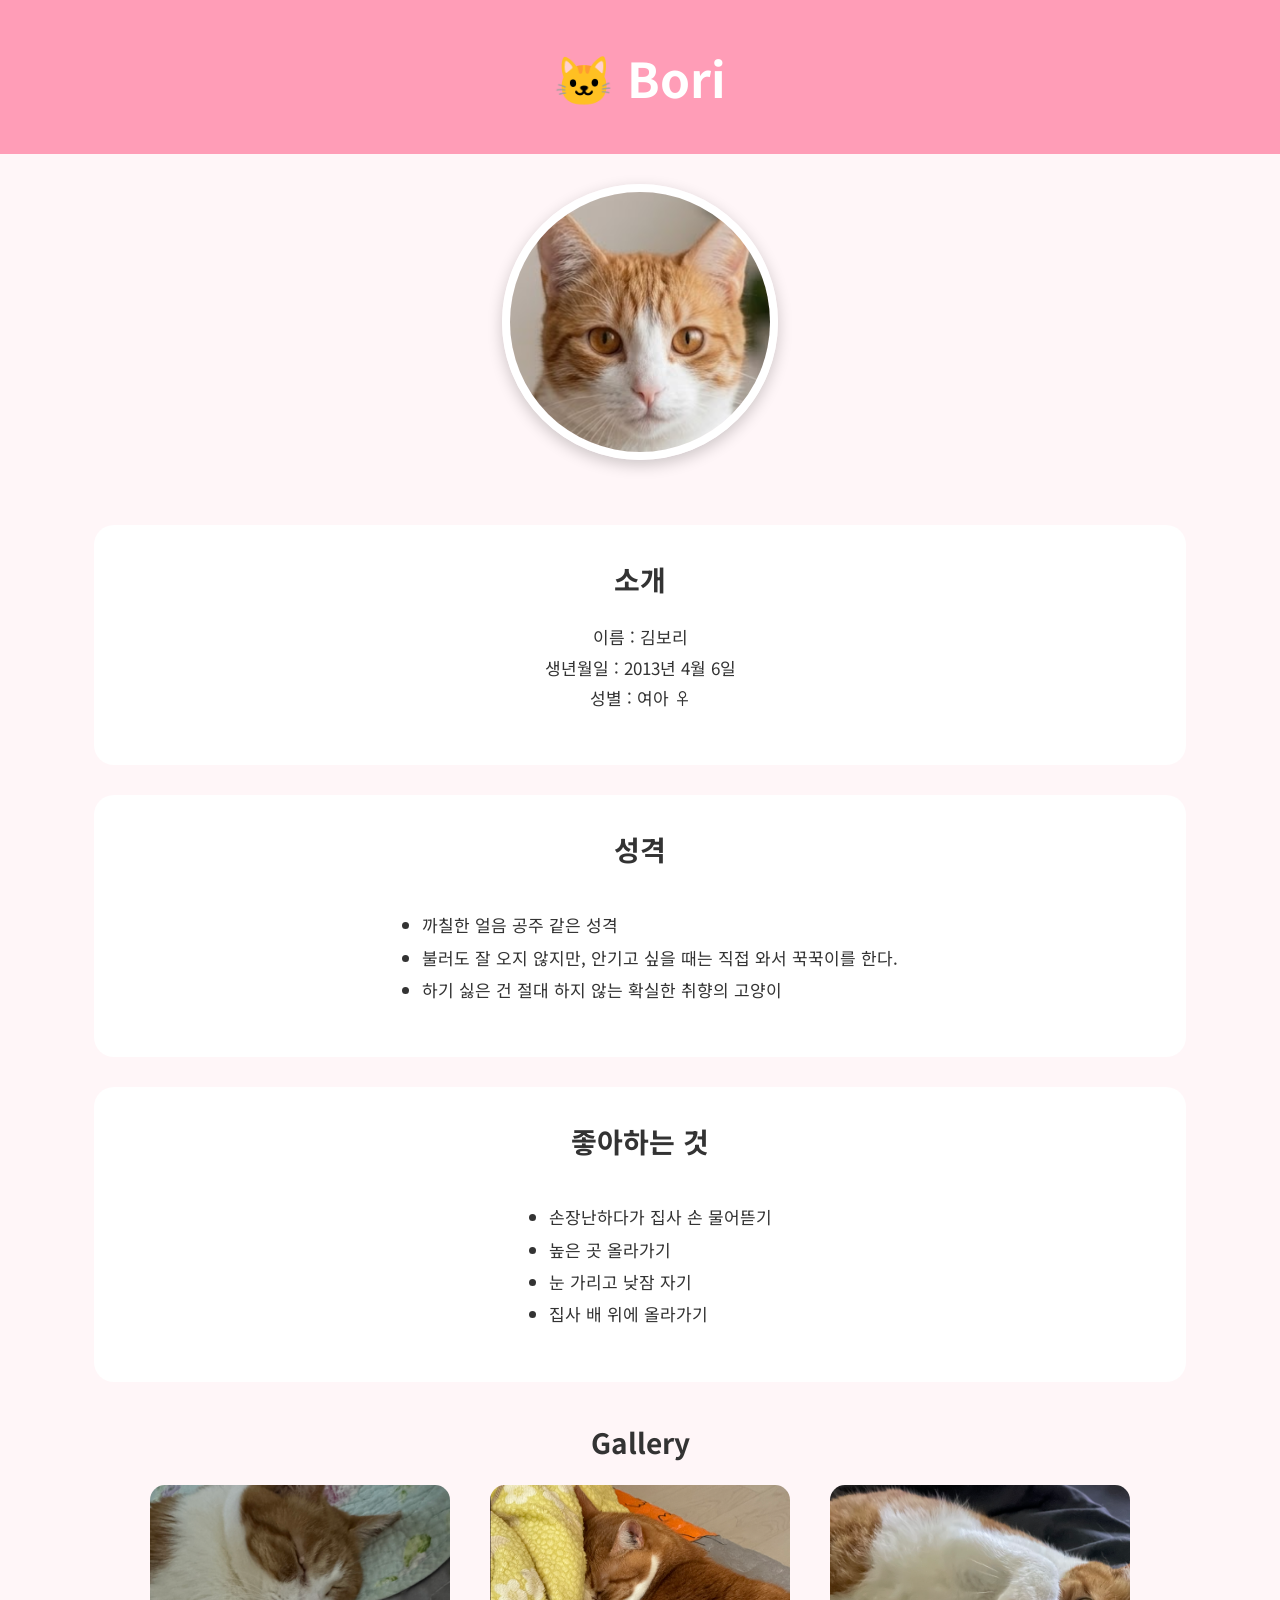
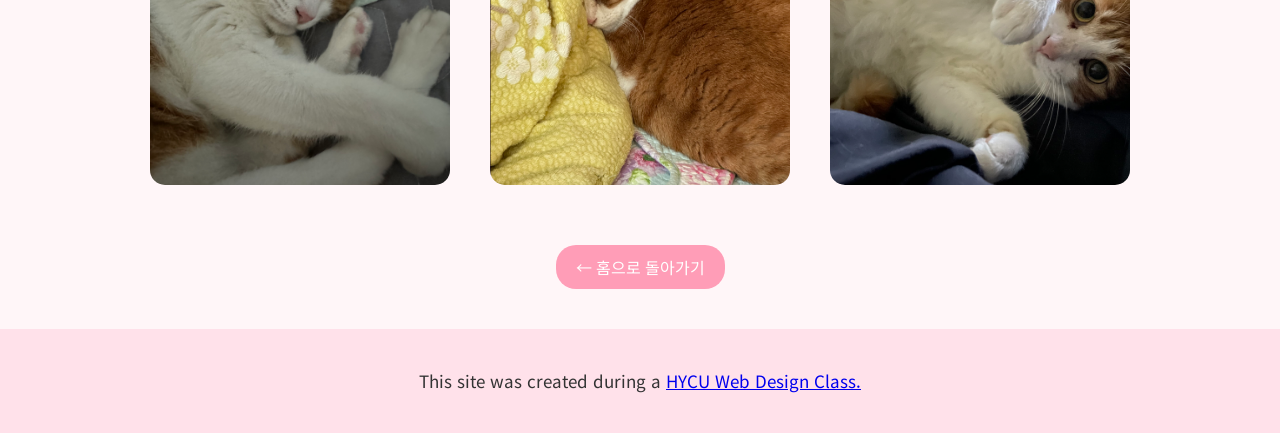
<file: class6_cat/bori.html>
<!DOCTYPE html>
<html lang="ko">
<head>
    <meta charset="UTF-8">
    <title>Bori</title>
    <link href="https://fonts.googleapis.com/css2?family=Noto+Sans+KR&display=swap" rel="stylesheet">
    <link rel="stylesheet" href="css/cat.css">
</head>

<body>

<header>
    <h1>🐱 Bori</h1>
</header>

<section class="cat-main">
    <img src="img/bori_profile.png" alt="보리">
</section>

<section class="intro">
    <h2>소개</h2>

    <p>
        이름 : 김보리<br>
        생년월일 : 2013년 4월 6일<br>
        성별 : 여아 ♀️
    </p>
</section>

<section class="characteristics">
    <h2>성격</h2>

    <ul>
        <li>까칠한 얼음 공주 같은 성격</li>
        <li>불러도 잘 오지 않지만, 안기고 싶을 때는 직접 와서 꾹꾹이를 한다.</li>
        <li>하기 싫은 건 절대 하지 않는 확실한 취향의 고양이</li>
    </ul>
</section>

<section class="characteristics">
    <h2>좋아하는 것</h2>

    <ul>
        <li>손장난하다가 집사 손 물어뜯기</li>
        <li>높은 곳 올라가기</li>
        <li>눈 가리고 낮잠 자기</li>
        <li>집사 배 위에 올라가기</li>
    </ul>
</section>

<section class="cats">
    <h2>Gallery</h2>

    <div class="cat-row">
        <img src="img/Bori_01.jpg" alt="보리1">
        <img src="img/Bori_02.png" alt="보리2">
        <img src="img/Bori_03.png" alt="보리3">
    </div>
</section>

<section>
    <a href="index.html" class="home-btn">← 홈으로 돌아가기</a>
</section>

<footer>
    <p>
        This site was created during a 
        <a href="https://hycu.ac.kr" target="_blank">
            HYCU Web Design Class.
        </a>
    </p>
</footer>

</body>
</html>
</file>
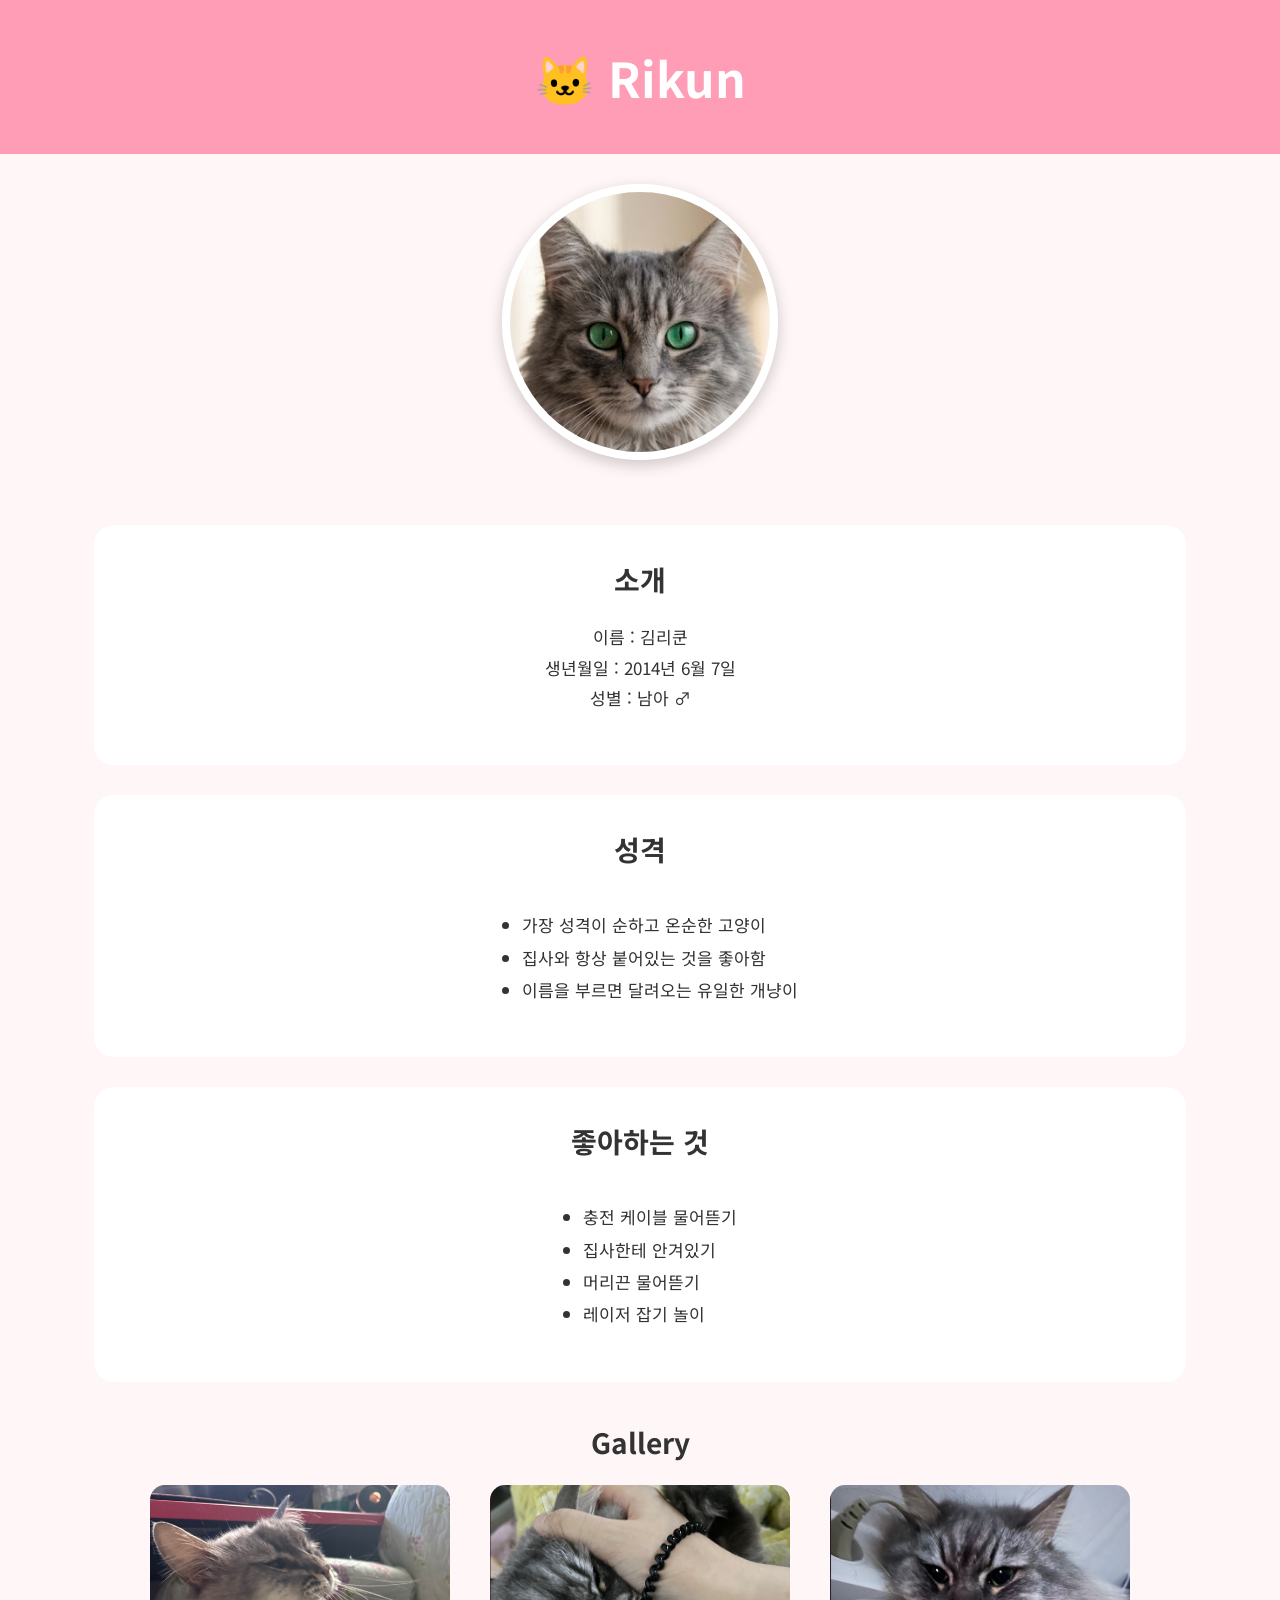
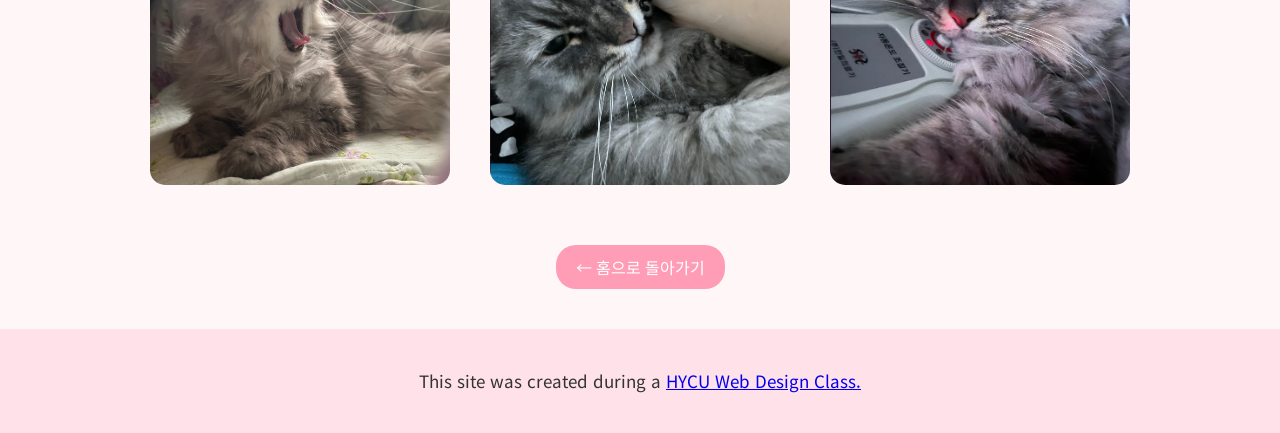
<file: class6_cat/rikun.html>
<!DOCTYPE html>
<html lang="ko">
<head>
    <meta charset="UTF-8">
    <title>Rikun</title>
    <link href="https://fonts.googleapis.com/css2?family=Noto+Sans+KR&display=swap" rel="stylesheet">
    <link rel="stylesheet" href="css/cat.css">
</head>

<body>

<header>
    <h1>🐱 Rikun</h1>
</header>

<!-- 대표 이미지 -->
<section class="cat-main">
    <img src="img/Rikun_profile.png" alt="리쿤">
</section>

<!-- 소개 -->
<section class="intro">
    <h2>소개</h2>

    <p>
        이름 : 김리쿤<br>
        생년월일 : 2014년 6월 7일<br>
        성별 : 남아 ♂️
    </p>
</section>

<!-- 성격 -->
<section class="characteristics">
    <h2>성격</h2>

    <ul>
        <li>가장 성격이 순하고 온순한 고양이</li>
        <li>집사와 항상 붙어있는 것을 좋아함</li>
        <li>이름을 부르면 달려오는 유일한 개냥이</li>
    </ul>
</section>

<!-- 좋아하는 것 -->
<section class="characteristics">
    <h2>좋아하는 것</h2>

    <ul>
        <li>충전 케이블 물어뜯기</li>
        <li>집사한테 안겨있기</li>
        <li>머리끈 물어뜯기</li>
        <li>레이저 잡기 놀이</li>
    </ul>
</section>

<!-- Gallery -->
<section class="cats">
    <h2>Gallery</h2>

    <div class="cat-row">
        <img src="img/Rikun_01.png" alt="리쿤1">
        <img src="img/Rikun_02.png" alt="리쿤2">
        <img src="img/Rikun_03.png" alt="리쿤3">
    </div>
</section>

<!-- 홈으로 -->
<section>
    <a href="index.html" class="home-btn">← 홈으로 돌아가기</a>
</section>

<footer>
    <p>
        This site was created during a 
        <a href="https://hycu.ac.kr" target="_blank">
            HYCU Web Design Class.
        </a>
    </p>
</footer>

</body>
</html>
</file>
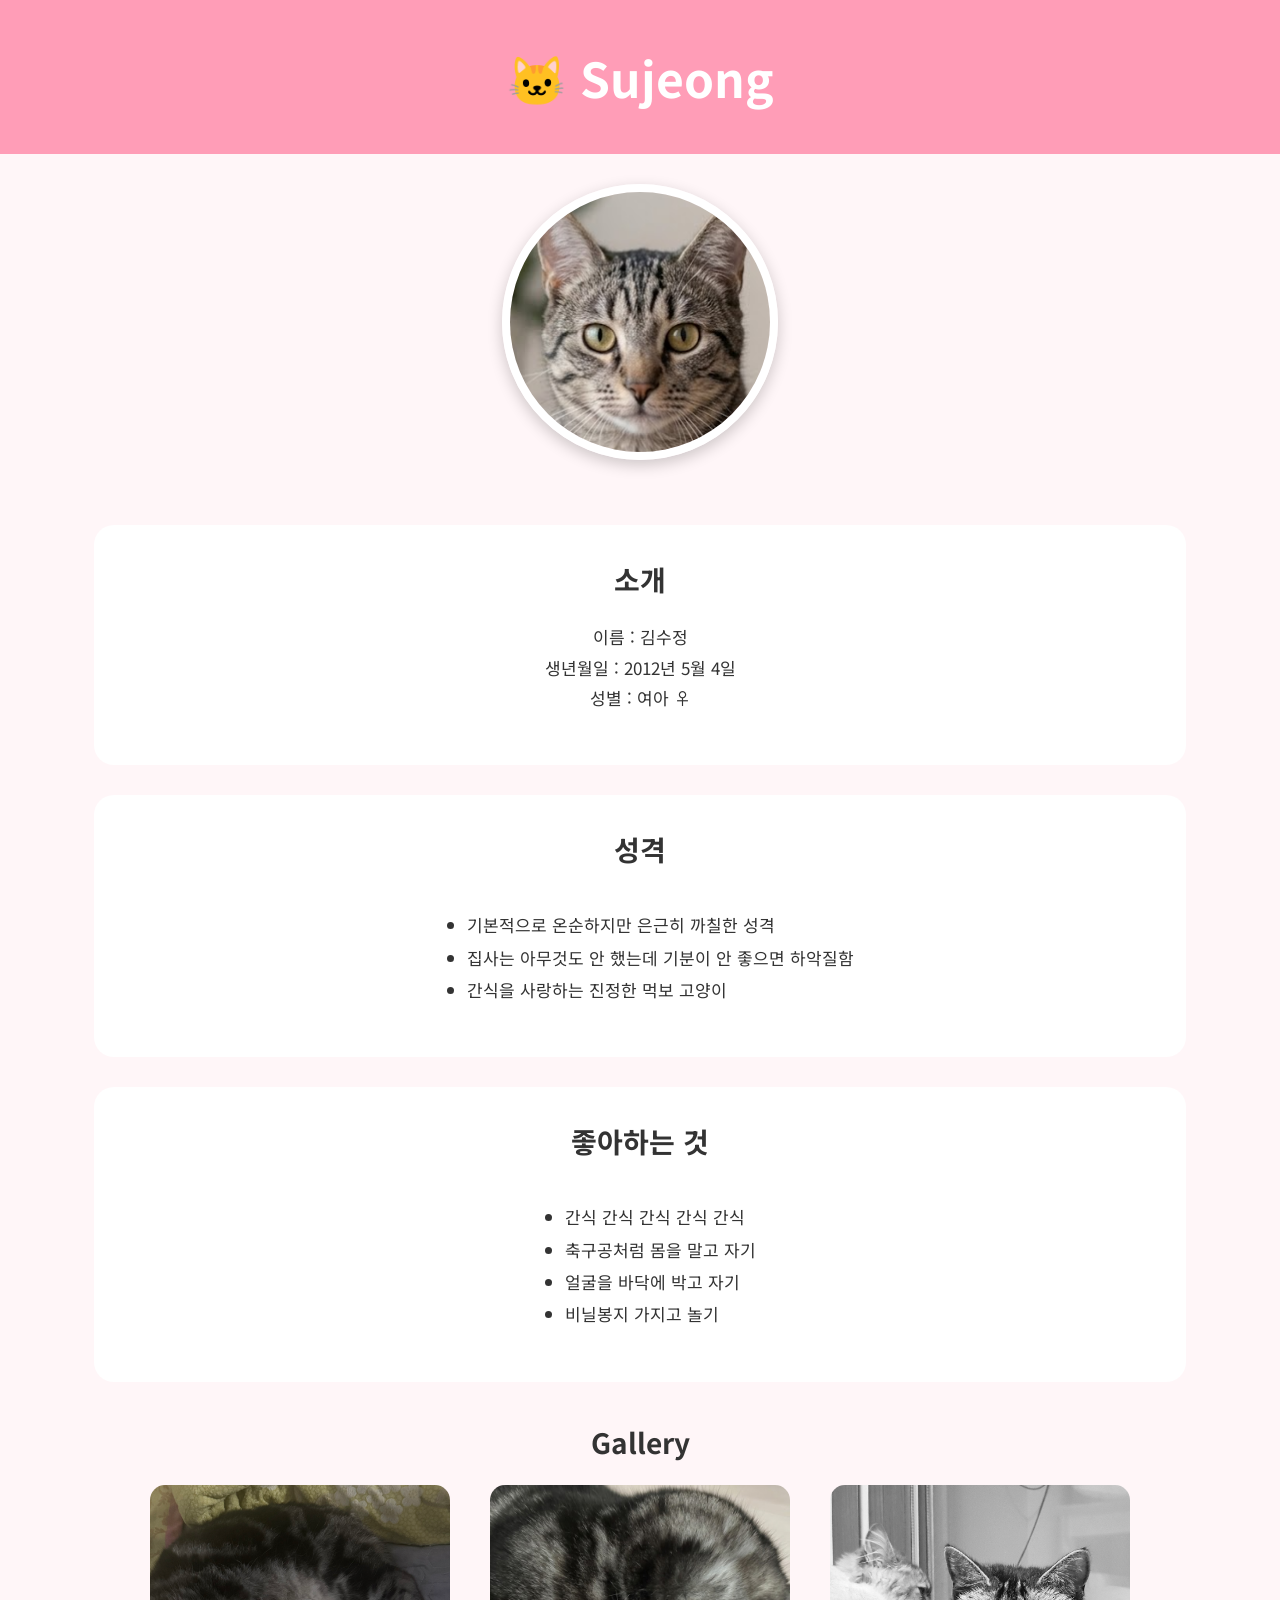
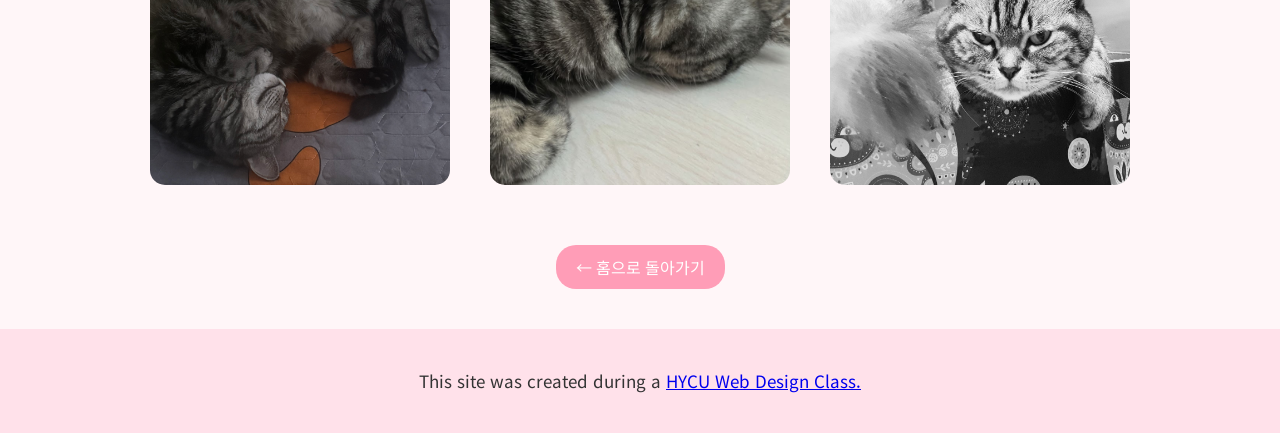
<file: class6_cat/sujeong.html>
<!DOCTYPE html>
<html lang="ko">
<head>
    <meta charset="UTF-8">
    <title>Sujeong</title>
    <link href="https://fonts.googleapis.com/css2?family=Noto+Sans+KR&display=swap" rel="stylesheet">
    <link rel="stylesheet" href="css/cat.css">
</head>

<body>

<header>
    <h1>🐱 Sujeong</h1>
</header>

<!-- 대표 이미지 -->
<section class="cat-main">
    <img src="img/Sujeong_profile.png" alt="수정">
</section>

<!-- 소개 -->
<section class="intro">
    <h2>소개</h2>

    <p>
        이름 : 김수정<br>
        생년월일 : 2012년 5월 4일<br>
        성별 : 여아 ♀️
    </p>
</section>

<!-- 성격 -->
<section class="characteristics">
    <h2>성격</h2>

    <ul>
        <li>기본적으로 온순하지만 은근히 까칠한 성격</li>
        <li>집사는 아무것도 안 했는데 기분이 안 좋으면 하악질함</li>
        <li>간식을 사랑하는 진정한 먹보 고양이</li>
    </ul>
</section>

<!-- 좋아하는 것 -->
<section class="characteristics">
    <h2>좋아하는 것</h2>

    <ul>
        <li>간식 간식 간식 간식 간식</li>
        <li>축구공처럼 몸을 말고 자기</li>
        <li>얼굴을 바닥에 박고 자기</li>
        <li>비닐봉지 가지고 놀기</li>
    </ul>
</section>

<!-- Gallery -->
<section class="cats">
    <h2>Gallery</h2>

    <div class="cat-row">
        <img src="img/Sujeong_01.png" alt="수정1">
        <img src="img/Sujeong_02.jpg" alt="수정2">
        <img src="img/Sujeong_03.jpg" alt="수정3">
    </div>
</section>

<!-- 홈으로 -->
<section>
    <a href="index.html" class="home-btn">← 홈으로 돌아가기</a>
</section>

<!-- footer -->
<footer>
    <p>
        This site was created during a 
        <a href="https://hycu.ac.kr" target="_blank">
            HYCU Web Design Class.
        </a>
    </p>
</footer>

</body>
</html>
</file>
<file: class6_cat/css/cat.css>
body {
    margin: 0;
    font-family: 'Noto Sans KR', sans-serif;
    font-size: 16px;
    background-color: #fff6f8;
    color: #333;
    text-align: center;
}

header {
    background-color: #ff9db7;
    color: white;
    padding: 42px 20px;
}

header h1 {
    margin: 0;
    font-size: 48px;
}

header p {
    margin-top: 10px;
    font-size: 17px;
}


.cat-main {
    padding: 30px 0;
}

.cat-main img {
    width: 260px;
    height: 260px;
    object-fit: cover;
    border-radius: 50%;
    border: 8px solid white;
    box-shadow: 0 5px 15px rgba(0,0,0,0.2);
}


.intro,
.characteristics {
    width: 80%;
    margin: 30px auto;
    padding: 34px;
    background-color: white;
    border-radius: 20px;
}

h2 {
    font-size: 28px;
    margin-top: 0;
}

p {
    font-size: 17px;
    line-height: 1.8;
}

.intro img {
    width: 580px;
    max-width: 100%;
    margin-top: 20px;
    border-radius: 15px;
}

.characteristics ul {
    text-align: left;
    display: inline-block;
    line-height: 1.9;
    font-size: 17px;
}


.cats {
    margin: 40px 0;
}

.cat-row {
    display: flex;
    justify-content: center;
    gap: 40px;
    flex-wrap: wrap;
}

.cat-row img {
    width: 300px;
    height: 300px;
    object-fit: cover;
    border-radius: 15px;
}

.cat-row p {
    font-size: 18px;
    font-weight: bold;
}

.cat-row a {
    display: inline-block;
    margin-top: 8px;
    padding: 8px 16px;
    background-color: #7cc7c2;
    color: white;
    text-decoration: none;
    border-radius: 15px;
    font-size: 15px;
}

.cat-row a:hover {
    background-color: #5daaa5;
}

.home-btn {
    display: inline-block;
    margin-top: 20px;
    padding: 10px 20px;
    background-color: #ff9db7;
    color: white;
    text-decoration: none;
    border-radius: 20px;
}

.home-btn:hover {
    background-color: #ff7fa3;
}


footer {
    margin-top: 40px;
    padding: 20px;
    background-color: #ffe1ea;
    font-size: 14px;
}
</file>
<file: portfolio/css/style.css>
* {
    margin: 0;
    padding: 0;
    box-sizing: border-box;
}

html {
    scroll-behavior: smooth;
}

body {
    font-family: "Noto Sans KR", sans-serif;
    background-color: #f8fafc;
    color: #334155;
    line-height: 1.8;
}

.inner {
    width: 1280px;
    max-width: 1280px;
    margin: 0 auto;
}

.top-header {
    width: 100%;
    height: 72px;
    position: fixed;
    top: 0;
    left: 0;
    background: #0f172a;
    color: white;
    z-index: 1000;
}

.header-inner {
    height: 72px;
    display: flex;
    justify-content: space-between;
    align-items: center;
}

.logo {
    font-size: 24px;
    font-weight: bold;
}

.top-header ul {
    display: flex;
    list-style: none;
    gap: 30px;
}

.top-header a {
    text-decoration: none;
    color: white;
    font-weight: 600;
    transition: 0.3s;
}

.top-header a:hover {
    color: #60a5fa;
}

.main-section {
    width: 100%;
    background: #f8fafc;
    padding-top: 72px;
}

.main-inner {
    min-height: calc(100vh - 72px);
    display: flex;
    justify-content: center;
    align-items: center;
    gap: 80px;
}

.main-text {
    width: 640px;
}

.small-title {
    color: #2563eb;
    font-size: 18px;
    font-weight: 600;
    margin-bottom: 16px;
}

.main-text h1 {
    font-size: 72px;
    line-height: 1.18;
    margin-bottom: 28px;
    color: #0f172a;
    letter-spacing: -2px;
}

.main-desc {
    font-size: 20px;
    margin-bottom: 32px;
    line-height: 1.8;
    word-break: keep-all;
}

.main-button {
    display: inline-block;
    padding: 14px 28px;
    background: #2563eb;
    color: white;
    text-decoration: none;
    border-radius: 8px;
    transition: 0.3s;
    font-weight: 600;
}

.main-button:hover {
    background: #1d4ed8;
}

.main-visual {
    width: 480px;
}

.main-visual svg {
    width: 100%;
    display: block;
}

.section {
    width: 100%;
    padding: 110px 0;
}

.section-title {
    text-align: center;
    margin-bottom: 50px;
}

.section-title h2 {
    font-size: 48px;
    color: #0f172a;
    letter-spacing: -1px;
}

.about-section {
    background: white;
}

.about-content {
    background: #f8fafc;
    border-radius: 28px;
    padding: 60px 70px;
    display: flex;
    justify-content: space-between;
    align-items: center;
    gap: 70px;
    box-shadow: 0 8px 24px rgba(0,0,0,0.06);
}

.about-box {
    width: 560px;
}

.about-box p {
    font-size: 20px;
    margin-bottom: 26px;
    line-height: 1.9;
    word-break: keep-all;
}

.about-box p:last-child {
    margin-bottom: 0;
}

.about-visual {
    width: 430px;
}

.about-visual svg {
    width: 100%;
    display: block;
}

.work-section {
    background: #f8fafc;
}

.work-grid {
    display: grid;
    grid-template-columns: repeat(3, 1fr);
    gap: 24px;
}

.work-card {
    position: relative;
    overflow: hidden;
    background: white;
    padding: 42px 34px 34px;
    border-radius: 18px;
    box-shadow: 0 8px 24px rgba(0,0,0,0.06);
    transition: 0.3s;
}

.work-card::before {
    content: "";
    position: absolute;
    top: 0;
    left: 0;
    width: 100%;
    height: 6px;
    background: #2563eb;
}

.work-card:hover,
.project-card:hover {
    transform: translateY(-8px);
    box-shadow: 0 14px 34px rgba(0,0,0,0.1);
}

.work-card h3 {
    font-size: 26px;
    margin-bottom: 22px;
    color: #0f172a;
}

.work-card ul {
    padding-left: 20px;
}

.work-card li {
    margin-bottom: 10px;
    font-size: 16px;
    line-height: 1.8;
}

.project-section {
    background: white;
}

.project-grid {
    display: grid;
    grid-template-columns: repeat(2, 1fr);
    gap: 28px;
}

.project-card {
    position: relative;
    display: flex;
    flex-direction: column;
    min-height: 380px;
    background: #f8fafc;
    padding: 38px;
    border-radius: 20px;
    box-shadow: 0 8px 24px rgba(0,0,0,0.06);
    transition: 0.3s;
    text-decoration: none;
    color: inherit;
}

.project-icon {
    font-size: 42px;
    margin-bottom: 12px;
}

.project-number {
    width: 52px;
    height: 52px;
    background: #2563eb;
    color: white;
    display: flex;
    justify-content: center;
    align-items: center;
    border-radius: 50%;
    font-weight: bold;
    margin-bottom: 24px;
}

.project-card h3 {
    font-size: 26px;
    color: #0f172a;
    margin-bottom: 18px;
    line-height: 1.4;
}

.project-card p {
    font-size: 17px;
    margin-bottom: 24px;
    line-height: 1.8;
    word-break: keep-all;
}

.tag-box {
    display: flex;
    flex-wrap: wrap;
    gap: 8px;
}

.tag-box span {
    background: #dbeafe;
    color: #1d4ed8;
    padding: 6px 12px;
    border-radius: 20px;
    font-size: 14px;
    font-weight: 600;
}

.project-link {
    width: fit-content;
    margin-top: auto;
    margin-left: auto;
    padding: 10px 18px;
    background: #2563eb;
    color: white;
    border-radius: 8px;
    font-size: 15px;
    font-weight: 600;
    transition: 0.3s;
}

.project-card:hover .project-link {
    background: #1d4ed8;
}

.goal-section {
    background: #0f172a;
    color: white;
}

.goal-inner {
    display: flex;
    justify-content: center;
    align-items: center;
    gap: 80px;
}

.goal-text {
    width: 720px;
}

.goal-label {
    color: #60a5fa;
    font-size: 22px;
    font-weight: bold;
    margin-bottom: 24px;
}

.goal-text h2 {
    font-size: 52px;
    line-height: 1.35;
    margin-bottom: 34px;
    color: white;
    letter-spacing: -1.5px;
}

.goal-desc {
    font-size: 20px;
    color: #dbeafe;
    line-height: 1.9;
    word-break: keep-all;
}

.goal-visual {
    width: 400px;
}

.goal-visual svg {
    width: 100%;
    display: block;
}

.footer {
    width: 100%;
    padding: 35px 0;
    text-align: center;
    background: #020617;
    color: white;
}

.footer a {
    color: #60a5fa;
    text-decoration: none;
    font-weight: bold;
}

.footer a:hover {
    text-decoration: underline;
}
</file>
